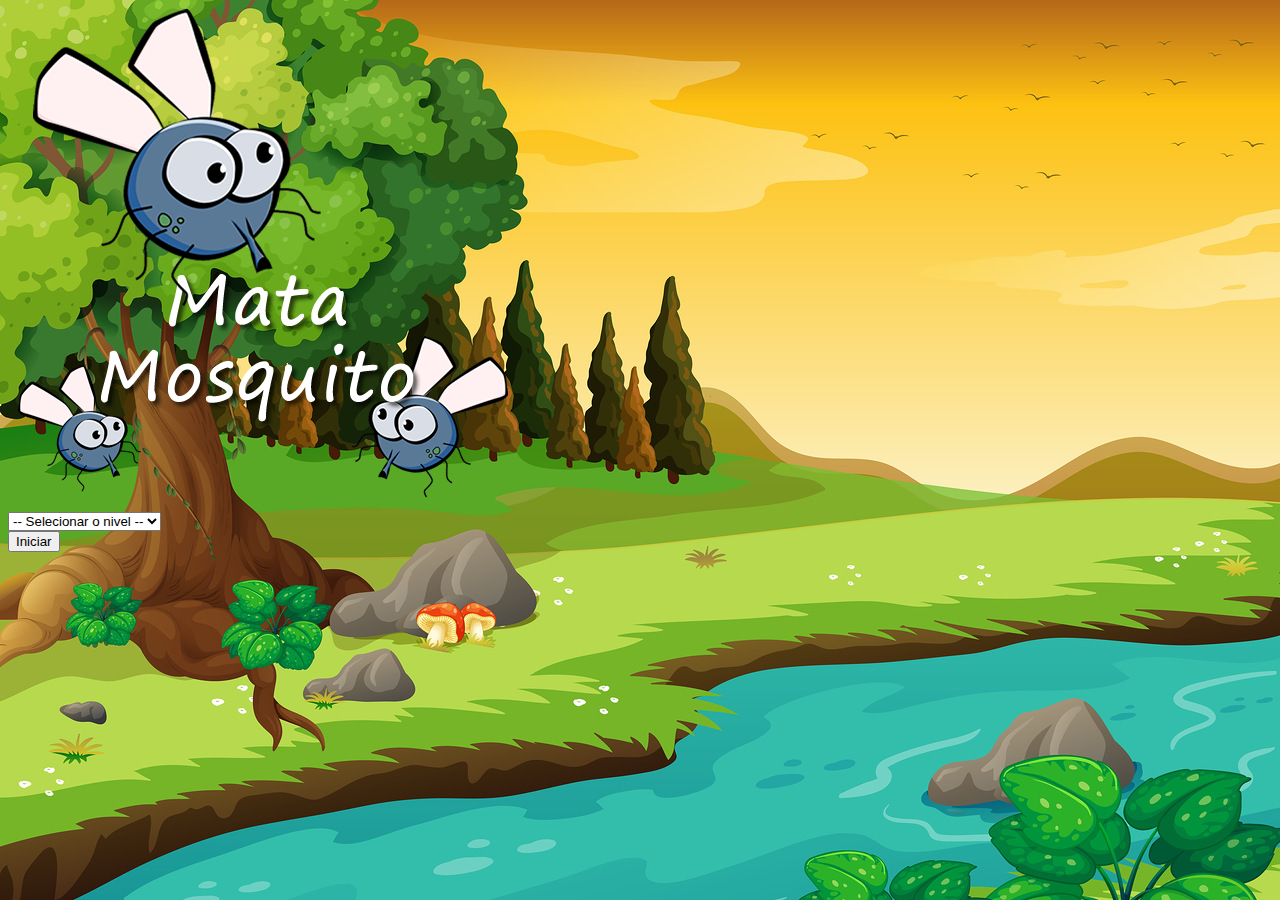
<file: index.html>
<!DOCTYPE html>
<html lang="en">
    <head>
        <meta charset="UTF-8">
        <meta name="viewport" content="width=device-width, initial-scale=1.0">
        <title>Game Over</title>

        <!-- Bootstrap CSS -->
        <link rel="stylesheet" href="https://stackpath.bootstrapcdn.com/bootstrap/4.1.3/css/bootstrap.min.css" integrity="sha384-MCw98/SFnGE8fJT3GXwEOngsV7Zt27NXFoaoApmYm81iuXoPkFOJwJ8ERdknLPMO" crossorigin="anonymous">
        
        <link rel="stylesheet" href="css/style.css">

        <script>
            function startGame(){
                var nivel = document.getElementById('nivel').value
                if(nivel === ''){
                    alert('Selecione um nível para iniciar o jogo')
                    return false
                }
                window.location.href = "game.html?" + nivel
            }
        </script>
    </head>
    <body>
        <div class="container">
            <div class="row">
                <div class="col">
                    <div class="d-flex justify-content-center">
                        <img src="imagens/game.png">
                    </div>
                </div>
            </div>

            <div class="row">
                <div class="col">
                    <div class="d-flex justify-content-center">
                        <div class="mb-2">
                            <select class="form-control" id="nivel">
                                <option value="">-- Selecionar o nivel --</option>
                                <option value="normal">Normal</option>
                                <option value="dificil">Dificil</option>
                                <option value="chucknorris">Chuck Norris
                                </option>
                            </select>
                        </div>
                    </div>
                </div>
            </div>

            <div class="row">
                <div class="col">
                    <div class="d-flex justify-content-center">
                        <button type="button" class="btn btn-danger btn-lg" onclick="startGame()">Iniciar</button>
                    </div>
                </div>
            </div>
        </div>
    </body>
</html>
</file>
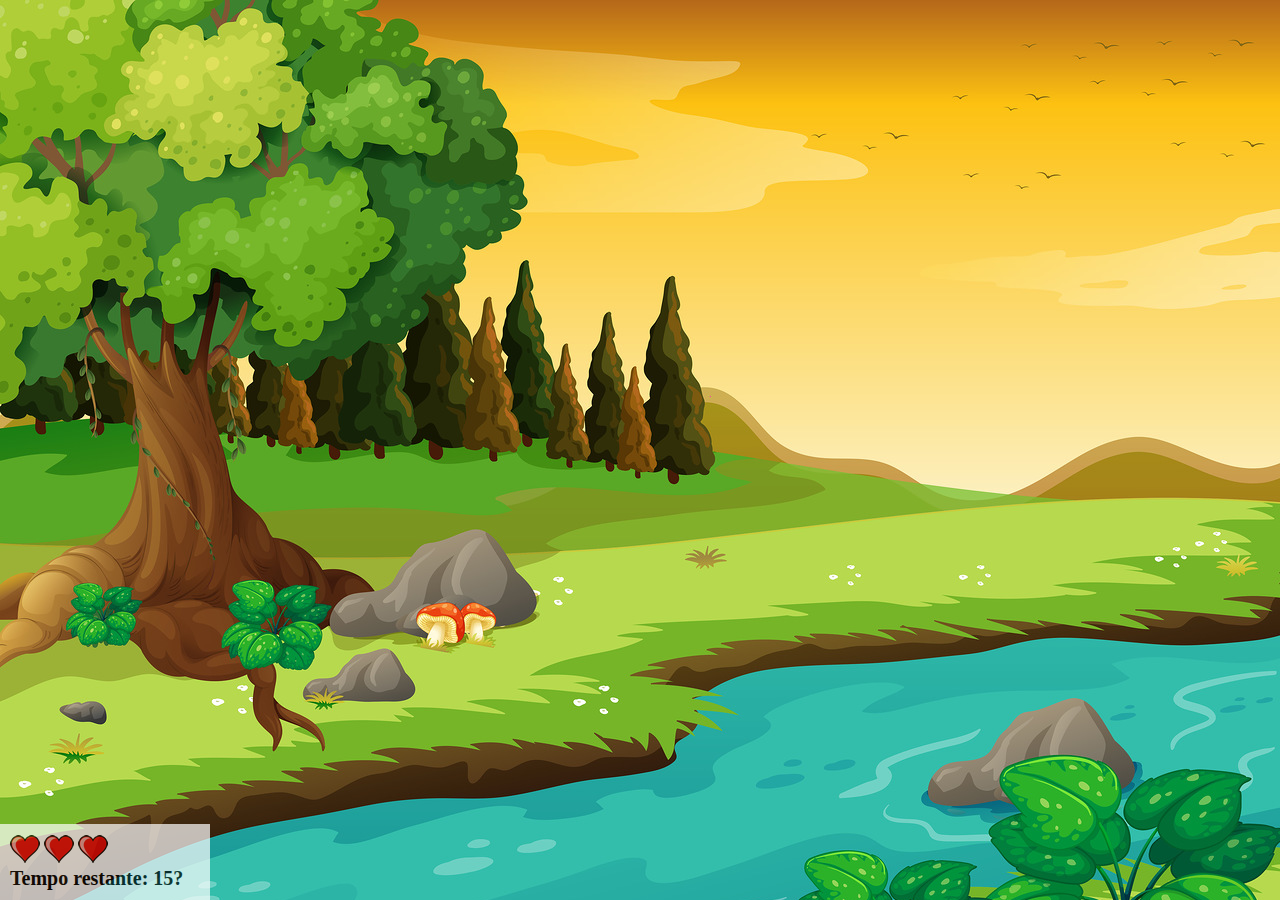
<file: game.html>
<!DOCTYPE html>
<html lang="pt-br">
    <head>
        <meta charset="UTF-8">
        <meta name="viewport" content="width=device-width, initial-scale=1.0">
        <title>Mata Mosquito</title>

        <link rel="stylesheet" href="css/style.css">

        <script src="js/jogo.js">randomPosition()</script>
    </head>
    <body onresize="ajustaTamanhoPalcoJogo()">
       
        <div class="painel">
            <div class="vidas">
               <img id="v1" src="imagens/coracao_cheio.png">
               <img id="v2" src="imagens/coracao_cheio.png">
               <img id="v3" src="imagens/coracao_cheio.png">
            </div>
            <div class="cronometro">
                Tempo restante: <span id="cronometro"></span>?
            </div>
        </div>
        <script>
            document.getElementById('cronometro').innerHTML = time
            var mostraMoscas = setInterval(function(){
                randomPosition()
            }, mostraMoscatempo)
        </script>
    </body>
</html>
</file>
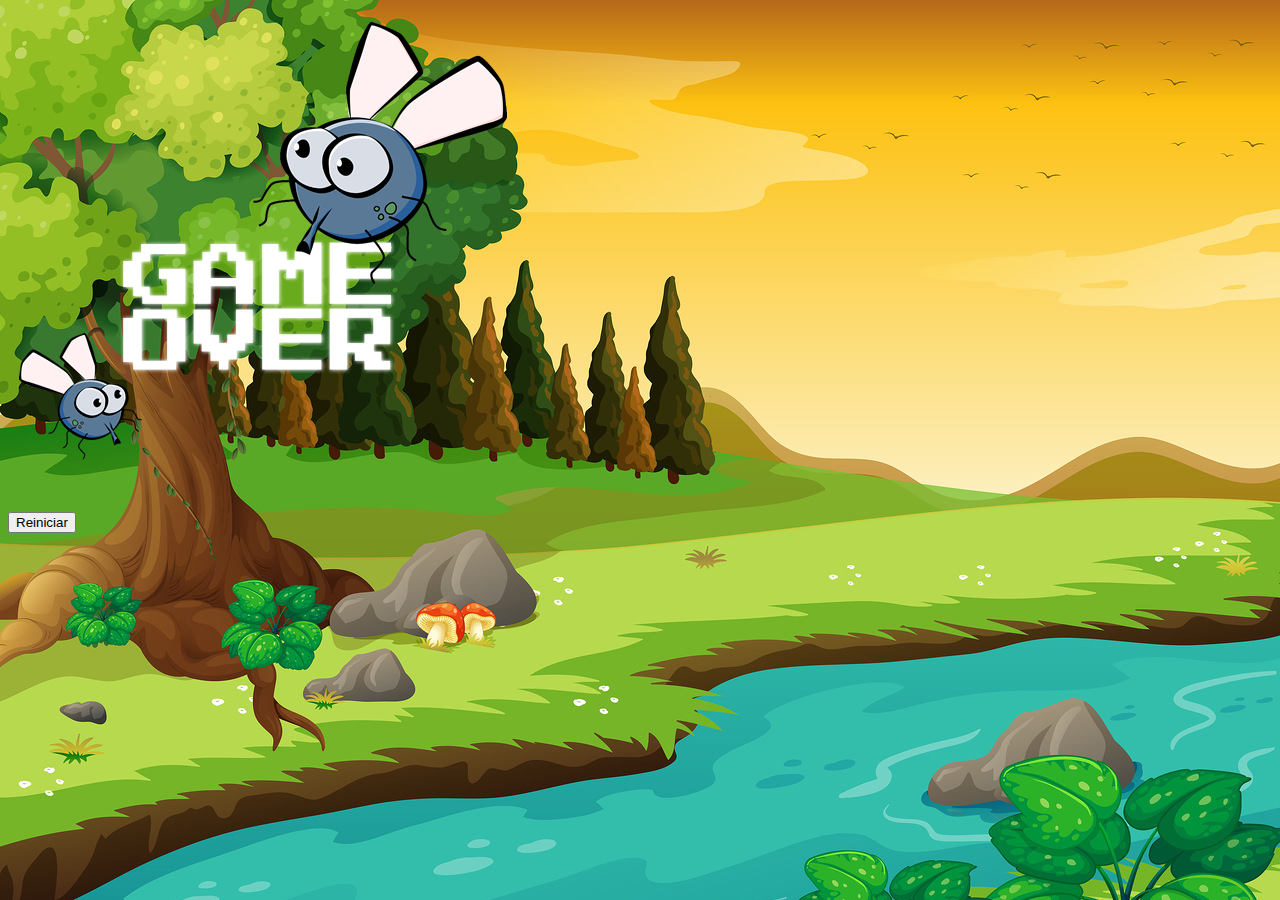
<file: game_over.html>
<!DOCTYPE html>
<html lang="en">
    <head>
        <meta charset="UTF-8">
        <meta name="viewport" content="width=device-width, initial-scale=1.0">
        <title>Game Over</title>

        <!-- Bootstrap CSS -->
        <link rel="stylesheet" href="https://stackpath.bootstrapcdn.com/bootstrap/4.1.3/css/bootstrap.min.css" integrity="sha384-MCw98/SFnGE8fJT3GXwEOngsV7Zt27NXFoaoApmYm81iuXoPkFOJwJ8ERdknLPMO" crossorigin="anonymous">
        
        <link rel="stylesheet" href="css/style.css">
    </head>
    <body>
        <div class="container">
            <div class="row">
                <div class="col">
                    <div class="d-flex justify-content-center">
                        <img src="imagens/game_over.png">
                    </div>
                </div>
            </div>

            <div class="row">
                <div class="col">
                    <div class="d-flex justify-content-center">
                        <button type="button" class="btn btn-dark btn-lg" onclick="window.location.href = 'index.html'">Reiniciar</button>
                    </div>
                </div>
            </div>
        </div>
    </body>
</html>
</file>
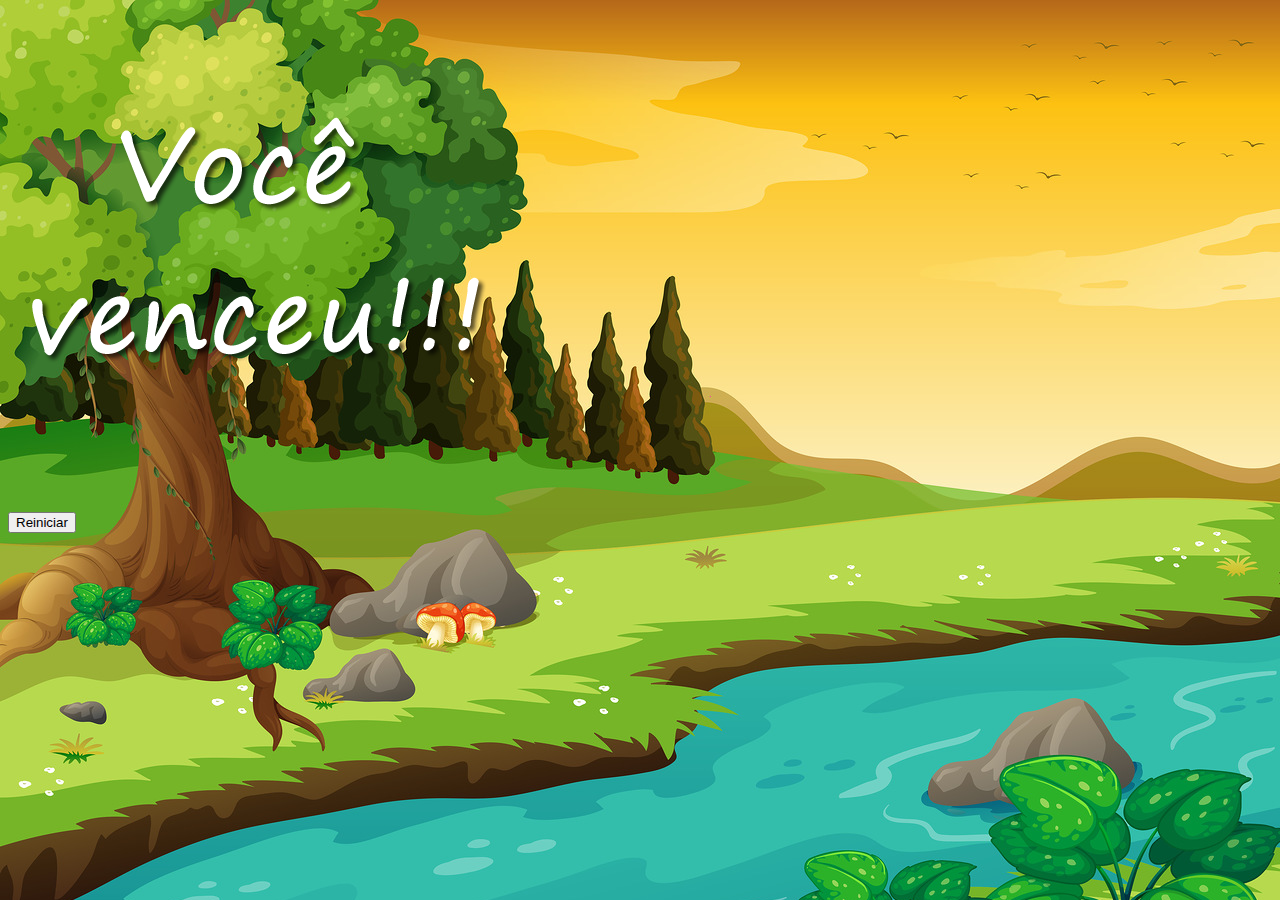
<file: vitoria.html>
<!DOCTYPE html>
<html lang="en">
    <head>
        <meta charset="UTF-8">
        <meta name="viewport" content="width=device-width, initial-scale=1.0">
        <title>Game Over</title>

        <!-- Bootstrap CSS -->
        <link rel="stylesheet" href="https://stackpath.bootstrapcdn.com/bootstrap/4.1.3/css/bootstrap.min.css" integrity="sha384-MCw98/SFnGE8fJT3GXwEOngsV7Zt27NXFoaoApmYm81iuXoPkFOJwJ8ERdknLPMO" crossorigin="anonymous">
        
        <link rel="stylesheet" href="css/style.css">
    </head>
    <body>
        <div class="container">
            <div class="row">
                <div class="col">
                    <div class="d-flex justify-content-center">
                        <img src="imagens/vitoria.png">
                    </div>
                </div>
            </div>

            <div class="row">
                <div class="col">
                    <div class="d-flex justify-content-center">
                        <button type="button" class="btn btn-dark btn-lg" onclick="window.location.href = 'index.html'">Reiniciar</button>
                    </div>
                </div>
            </div>
        </div>
    </body>
</html>
</file>
<file: css/style.css>
html {
    cursor: url(../imagens/mata_mosca.png) 30 30 auto;
}

body {
    background-image: url(../imagens/bg.jpg);
    background-repeat: no-repeat;
}

.mosquito1 {
    width: 50px;
    height: 50px;
}

.mosquito2 {
    width: 70px;
    height: 70px;
}

.mosquito3 {
    width: 90px;
    height: 90px;
}

.sideA {
    transform: scaleX(1);
}

.sideB {
    transform: scaleX(-1);
}

.painel {
    position: absolute;
    width: 190px;
    padding: 10px;
    bottom: 0px;
    left: 0px;
    border-top: 1px solid #fff;
    background-color: #fff;
    opacity: 0.7;
}

.vidas{
    float: left;
}

.cronometro {
    float: left;
    font-size: 20px;
    font-weight: bold;
}
</file>
